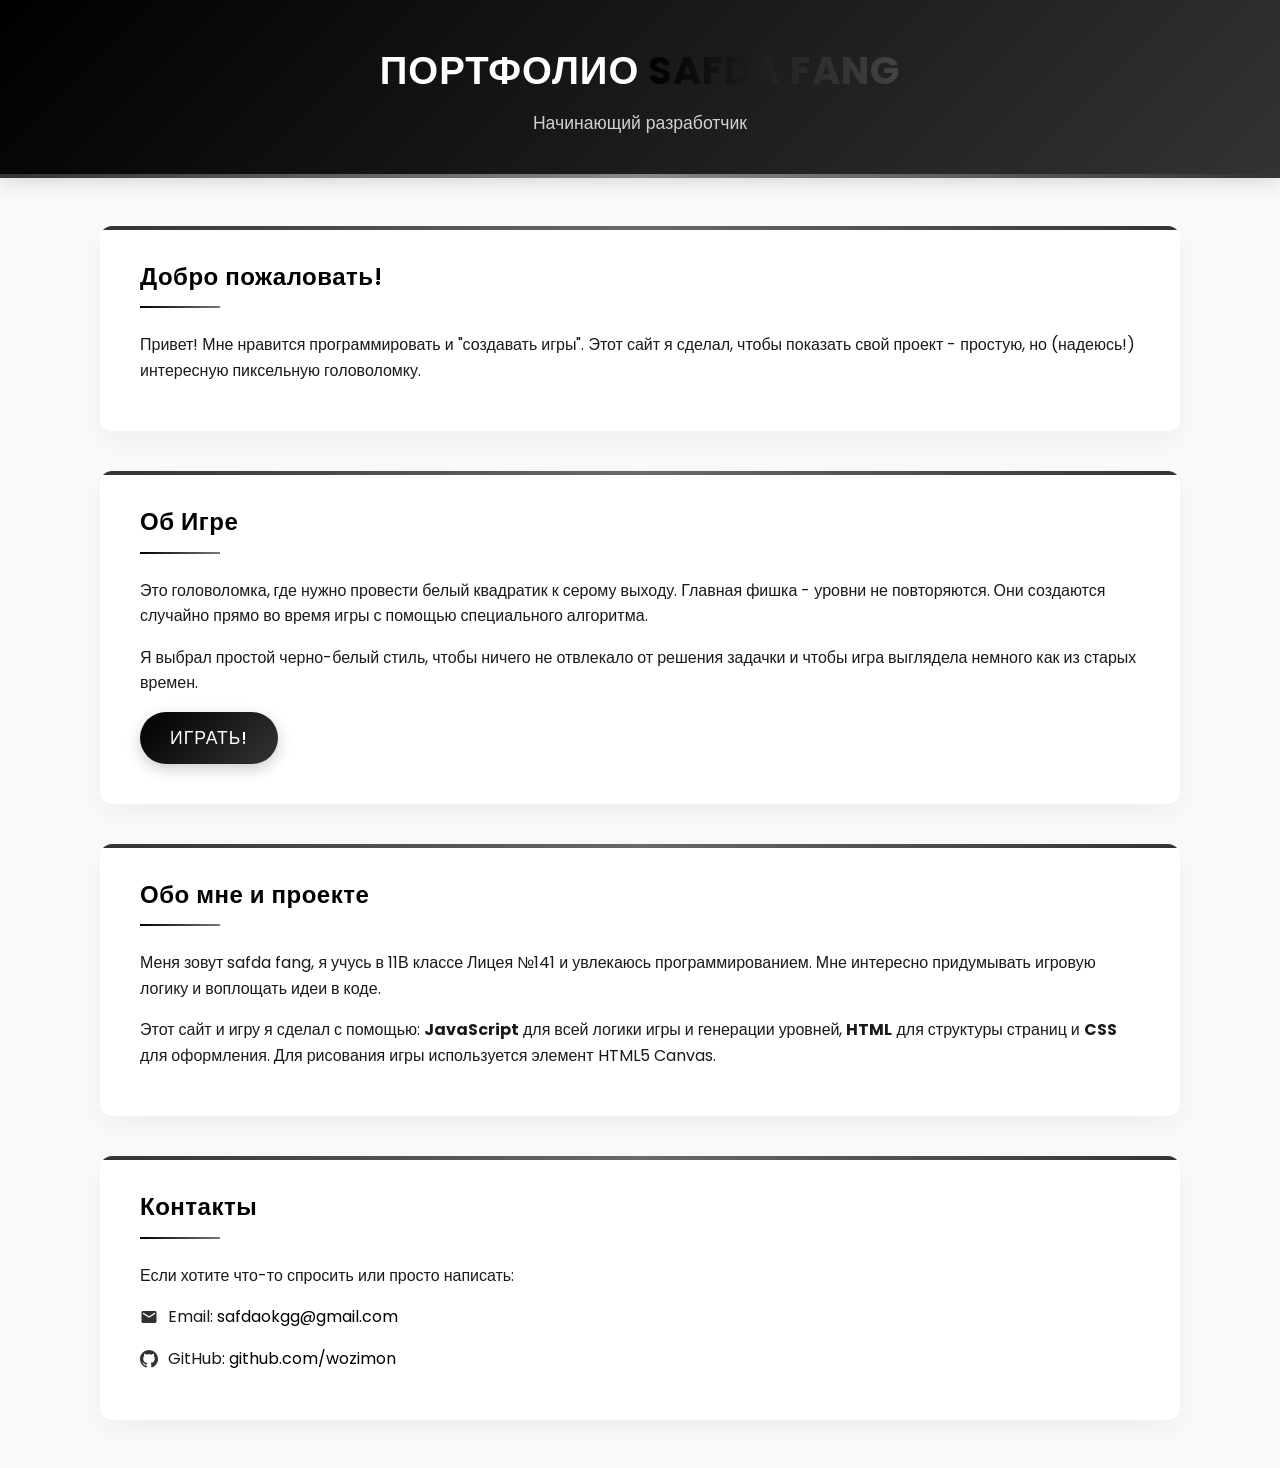
<file: index.html>
<!DOCTYPE html>
<html lang="ru">
<head>
    <meta charset="UTF-8">
    <meta name="viewport" content="width=device-width, initial-scale=1.0">
    <title>Портфолио safda fang</title> <link rel="stylesheet" href="style.css">
    <link rel="preconnect" href="https://fonts.googleapis.com">
    <link rel="preconnect" href="https://fonts.gstatic.com" crossorigin>
    <link href="https://fonts.googleapis.com/css2?family=Poppins:wght@300;400;500;600;700&display=swap" rel="stylesheet">
</head>
<body>
    <header>
        <h1>Портфолио <span class="gradient-text">safda fang</span></h1>
        <p>Начинающий разработчик</p>
    </header>

    <main>
        <section id="intro">
            <h2>Добро пожаловать!</h2>
            <p>Привет! Мне нравится программировать и "создавать игры". Этот сайт я сделал, чтобы показать свой проект - простую, но (надеюсь!) интересную пиксельную головоломку.</p>
        </section>

        <section id="play-game">
            <h2>Об Игре</h2>
            <p>Это головоломка, где нужно провести белый квадратик к серому выходу. Главная фишка - уровни не повторяются. Они создаются случайно прямо во время игры с помощью специального алгоритма.</p>
            <p>Я выбрал простой черно-белый стиль, чтобы ничего не отвлекало от решения задачки и чтобы игра выглядела немного как из старых времен.</p>
            <a href="game.html" class="button">Играть!</a>
        </section>

        <section id="about">
            <h2>Обо мне и проекте</h2>
            <p>Меня зовут safda fang, я учусь в 11В классе Лицея №141 и увлекаюсь программированием. Мне интересно придумывать игровую логику и воплощать идеи в коде.</p>
            <p>Этот сайт и игру я сделал с помощью: <strong>JavaScript</strong> для всей логики игры и генерации уровней, <strong>HTML</strong> для структуры страниц и <strong>CSS</strong> для оформления. Для рисования игры используется элемент HTML5 Canvas.</p>
        </section>

        <section id="contact">
            <h2>Контакты</h2>
            <p>Если хотите что-то спросить или просто написать:</p>
            <ul>
                <li>Email: <a href="mailto:safdaokgg@gmail.com">safdaokgg@gmail.com</a></li>
                <li>GitHub: <a href="https://github.com/wozimon" target="_blank" rel="noopener noreferrer">github.com/wozimon</a></li>
            </ul>
        </section>
    </main>

    <script>
        document.addEventListener('DOMContentLoaded', function() {
            const sections = document.querySelectorAll('section');
            const observer = new IntersectionObserver((entries) => {
                entries.forEach(entry => {
                    if (entry.isIntersecting) {
                        entry.target.style.opacity = '1';
                        entry.target.style.transform = 'translateY(0)';
                        observer.unobserve(entry.target);
                    }
                });
            }, { threshold: 0.1 });

            sections.forEach(section => {
                section.style.opacity = '0';
                section.style.transform = 'translateY(20px)';
                section.style.transition = 'opacity 0.6s ease-out, transform 0.6s ease-out';
                observer.observe(section);
            });
        });
    </script>
</body>
</html>
</file>
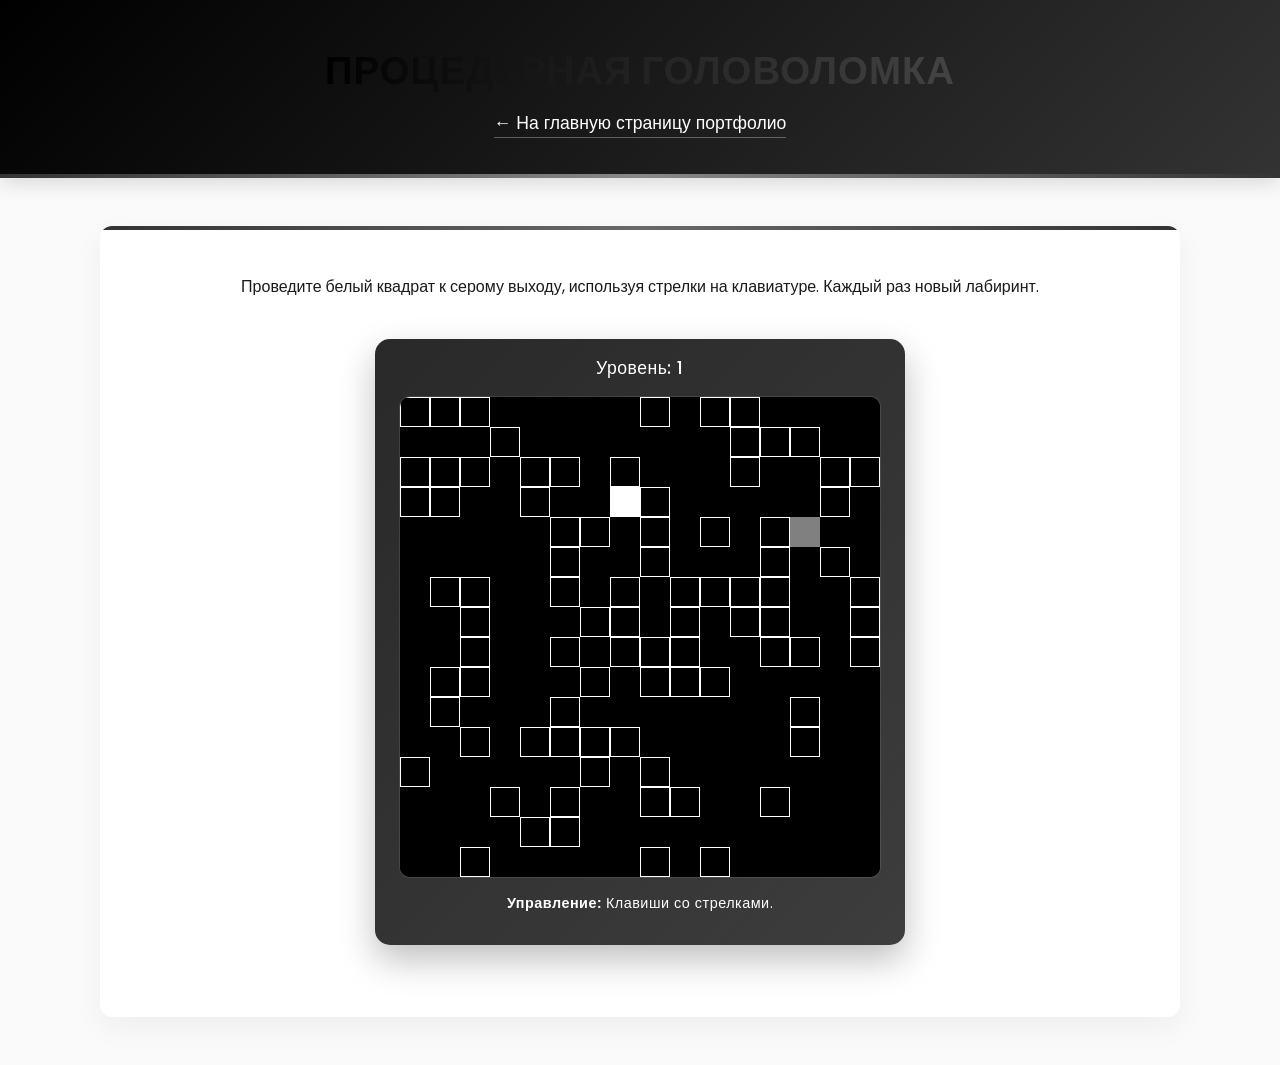
<file: game.html>
<!DOCTYPE html>
<html lang="ru">
<head>
    <meta charset="UTF-8">
    <meta name="viewport" content="width=device-width, initial-scale=1.0">
    <title>игра Процедурная Головоломка</title> <link rel="stylesheet" href="style.css">
    <link rel="preconnect" href="https://fonts.googleapis.com">
    <link rel="preconnect" href="https://fonts.gstatic.com" crossorigin>
    <link href="https://fonts.googleapis.com/css2?family=Poppins:wght@300;400;500;600;700&display=swap" rel="stylesheet">
</head>
<body>
    <header>
        <h1><span class="gradient-text">Процедурная Головоломка</span></h1>
        <p><a href="index.html">&larr; На главную страницу портфолио</a></p>
    </header>

    <main>
        <section id="game-area">
            <p style="text-align: center;">Проведите белый квадрат к серому выходу, используя стрелки на клавиатуре. Каждый раз новый лабиринт.</p>

            <div class="game-frame">
                <div class="game-info">
                    Уровень: <span id="level-counter">1</span>
                </div>

                <canvas id="gameCanvas" width="480" height="480">
                    браузер не поддерживает HTML5 Canvas.
                </canvas>

                <div class="game-controls">
                     <p><strong>Управление:</strong> Клавиши со стрелками.</p>
                 </div>
            </div>

            </section>
    </main>

    <script src="game.js"></script>
</body>
</html>
</file>
<file: style.css>
/* Глобальные стили */
body {
    font-family: 'Poppins', -apple-system, BlinkMacSystemFont, 'Segoe UI', Roboto, sans-serif;
    line-height: 1.6;
    margin: 0;
    padding: 0;
    background-color: #fafafa;
    color: #1a1a1a;
    overflow-x: hidden;
}

/* Стили для шапки с градиентом */
header {
    background: linear-gradient(135deg, #000 0%, #333 100%);
    color: #fff;
    padding: 2.5rem 2rem;
    text-align: center;
    position: relative;
    box-shadow: 0 4px 20px rgba(0, 0, 0, 0.15);
}

header:after {
    content: '';
    position: absolute;
    bottom: 0;
    left: 0;
    width: 100%;
    height: 4px;
    background: linear-gradient(90deg, #333, #888, #333);
}

header h1 {
    margin: 0 0 0.5rem 0;
    font-size: 2.4rem;
    font-weight: 700;
    letter-spacing: 1px;
    text-transform: uppercase;
}

header p {
    margin: 0;
    font-size: 1.1rem;
    color: rgba(255, 255, 255, 0.8);
    font-weight: 300;
}

header a {
    color: #fff;
    text-decoration: none;
    transition: all 0.3s ease;
    border-bottom: 1px solid rgba(255, 255, 255, 0.3);
    padding-bottom: 2px;
}

header a:hover {
    color: #fff;
    border-bottom-color: #fff;
}

/* Основной контент */
main {
    max-width: 1080px;
    margin: 3rem auto;
    padding: 0 2rem;
}

section {
    background-color: #fff;
    margin-bottom: 2.5rem;
    padding: 2rem 2.5rem;
    border-radius: 12px;
    box-shadow: 0 10px 30px rgba(0, 0, 0, 0.05);
    position: relative;
    overflow: hidden;
    transition: transform 0.3s ease, box-shadow 0.3s ease;
}

section:hover {
    transform: translateY(-5px);
    box-shadow: 0 15px 35px rgba(0, 0, 0, 0.1);
}

section:before {
    content: '';
    position: absolute;
    top: 0;
    left: 0;
    width: 100%;
    height: 4px;
    background: linear-gradient(90deg, #000, #444, #000);
    opacity: 0.8;
}

h2 {
    color: #000;
    margin-top: 0;
    margin-bottom: 1.5rem;
    padding-bottom: 0.75rem;
    font-weight: 600;
    position: relative;
    letter-spacing: 0.5px;
}

h2:after {
    content: '';
    position: absolute;
    bottom: 0;
    left: 0;
    width: 80px;
    height: 2px;
    background: linear-gradient(90deg, #000, #777);
}

/* Ссылки */
a {
    color: #000;
    text-decoration: none;
    transition: all 0.3s ease;
}

a:hover {
    color: #444;
}

/* Стили для кнопки "Играть" */
.button {
    display: inline-block;
    background: linear-gradient(135deg, #000 0%, #333 100%);
    color: #fff;
    padding: 12px 30px;
    text-decoration: none;
    border-radius: 30px;
    font-size: 1.1rem;
    font-weight: 500;
    border: none;
    cursor: pointer;
    position: relative;
    overflow: hidden;
    transition: all 0.3s ease;
    box-shadow: 0 5px 15px rgba(0, 0, 0, 0.2);
    letter-spacing: 1px;
    text-transform: uppercase;
}

.button:before {
    content: '';
    position: absolute;
    top: 0;
    left: -100%;
    width: 100%;
    height: 100%;
    background: linear-gradient(90deg, transparent, rgba(255, 255, 255, 0.2), transparent);
    transition: all 0.6s ease;
}

.button:hover {
    background: linear-gradient(135deg, #222 0%, #444 100%);
    color: #fff;
    text-decoration: none;
    transform: translateY(-3px);
    box-shadow: 0 8px 25px rgba(0, 0, 0, 0.3);
}

.button:hover:before {
    left: 100%;
}

.button:active {
    transform: translateY(0);
    box-shadow: 0 3px 10px rgba(0, 0, 0, 0.2);
}

/* Контакты */
#contact ul {
    list-style: none;
    padding: 0;
}

#contact ul li {
    margin-bottom: 1rem;
    padding-left: 28px;
    position: relative;
}

#contact ul li:before {
    content: '';
    position: absolute;
    left: 0;
    top: 50%;
    transform: translateY(-50%);
    width: 18px;
    height: 18px;
    background-size: contain;
    background-repeat: no-repeat;
    opacity: 0.8;
}

#contact ul li:nth-child(1):before {
    background-image: url("data:image/svg+xml,%3Csvg xmlns='http://www.w3.org/2000/svg' viewBox='0 0 24 24' fill='%23000'%3E%3Cpath d='M20 4H4c-1.1 0-1.99.9-1.99 2L2 18c0 1.1.9 2 2 2h16c1.1 0 2-.9 2-2V6c0-1.1-.9-2-2-2zm0 4l-8 5-8-5V6l8 5 8-5v2z'/%3E%3C/svg%3E");
}

#contact ul li:nth-child(2):before {
    background-image: url("data:image/svg+xml,%3Csvg xmlns='http://www.w3.org/2000/svg' viewBox='0 0 24 24' fill='%23000'%3E%3Cpath d='M12 0c-6.626 0-12 5.373-12 12 0 5.302 3.438 9.8 8.207 11.387.599.111.793-.261.793-.577v-2.234c-3.338.726-4.033-1.416-4.033-1.416-.546-1.387-1.333-1.756-1.333-1.756-1.089-.745.083-.729.083-.729 1.205.084 1.839 1.237 1.839 1.237 1.07 1.834 2.807 1.304 3.492.997.107-.775.418-1.305.762-1.604-2.665-.305-5.467-1.334-5.467-5.931 0-1.311.469-2.381 1.236-3.221-.124-.303-.535-1.524.117-3.176 0 0 1.008-.322 3.301 1.23.957-.266 1.983-.399 3.003-.404 1.02.005 2.047.138 3.006.404 2.291-1.552 3.297-1.23 3.297-1.23.653 1.653.242 2.874.118 3.176.77.84 1.235 1.911 1.235 3.221 0 4.609-2.807 5.624-5.479 5.921.43.372.823 1.102.823 2.222v3.293c0 .319.192.694.801.576 4.765-1.589 8.199-6.086 8.199-11.386 0-6.627-5.373-12-12-12z'/%3E%3C/svg%3E");
}

/* Стили для игрового поля Canvas и окружающей рамки */
.game-frame {
    position: relative;
    margin: 2.5rem auto;
    max-width: 500px;
    padding: 15px;
    background: linear-gradient(135deg, #111 0%, #333 100%);
    border-radius: 15px;
    box-shadow: 0 15px 35px rgba(0, 0, 0, 0.25);
    transition: transform 0.3s ease, box-shadow 0.3s ease;
}

.game-frame:hover {
    transform: scale(1.02);
    box-shadow: 0 20px 45px rgba(0, 0, 0, 0.3);
}

.game-frame:before {
    content: '';
    position: absolute;
    top: 0;
    left: 0;
    right: 0;
    bottom: 0;
    background: linear-gradient(135deg, rgba(255,255,255,0.1) 0%, rgba(255,255,255,0.05) 100%);
    z-index: 1;
    border-radius: 15px;
    pointer-events: none;
}

#gameCanvas {
    display: block;
    margin: 0 auto;
    background-color: #000;
    max-width: 100%;
    height: auto;
    border-radius: 10px;
    box-shadow: 0 0 0 1px rgba(255, 255, 255, 0.1);
    position: relative;
    z-index: 2;
}

.game-controls {
    margin-top: 15px;
    text-align: center;
    color: #fff;
    font-size: 0.9rem;
    letter-spacing: 0.5px;
}

.game-info {
    margin-bottom: 15px;
    text-align: center;
    color: #fff;
    font-size: 1.1rem;
    font-weight: 500;
    letter-spacing: 0.5px;
}

/* Стили для подвала */
footer {
    text-align: center;
    margin-top: 4rem;
    padding: 2rem 1rem;
    background: linear-gradient(135deg, #000 0%, #222 100%);
    color: rgba(255, 255, 255, 0.7);
    font-size: 0.9rem;
    position: relative;
}

footer:before {
    content: '';
    position: absolute;
    top: 0;
    left: 0;
    width: 100%;
    height: 4px;
    background: linear-gradient(90deg, #333, #888, #333);
}

footer p {
    margin: 0;
}

/* Эффекты прокрутки и анимации */
@keyframes fadeInUp {
    from {
        opacity: 0;
        transform: translateY(20px);
    }
    to {
        opacity: 1;
        transform: translateY(0);
    }
}

section {
    animation: fadeInUp 0.6s ease-out forwards;
    opacity: 0;
}

section:nth-child(1) { animation-delay: 0.1s; }
section:nth-child(2) { animation-delay: 0.3s; }
section:nth-child(3) { animation-delay: 0.5s; }
section:nth-child(4) { animation-delay: 0.7s; }

/* Адаптивность */
@media (max-width: 768px) {
    header {
        padding: 2rem 1rem;
    }
    
    header h1 {
        font-size: 2rem;
    }
    
    main {
        margin: 2rem auto;
        padding: 0 1.5rem;
    }
    
    section {
        padding: 1.5rem 2rem;
    }
    
    .game-frame {
        padding: 10px;
    }
}

@media (max-width: 480px) {
    header h1 {
        font-size: 1.8rem;
    }
    
    section {
        padding: 1.2rem 1.5rem;
    }
    
    .button {
        padding: 10px 25px;
        font-size: 1rem;
    }
    
    .game-frame {
        padding: 8px;
    }
}

/* Добавление анимации градиента для особых элементов */
@keyframes gradientShift {
    0% {
        background-position: 0% 50%;
    }
    50% {
        background-position: 100% 50%;
    }
    100% {
        background-position: 0% 50%;
    }
}

.gradient-text {
    background: linear-gradient(90deg, #000, #444, #000);
    background-size: 200% auto;
    -webkit-background-clip: text;
    -webkit-text-fill-color: transparent;
    animation: gradientShift 5s ease infinite;
    font-weight: 700;
}

/* Скрытие старого сообщения для скриншота */
#intro img + p {
    display: none;
}
</file>
